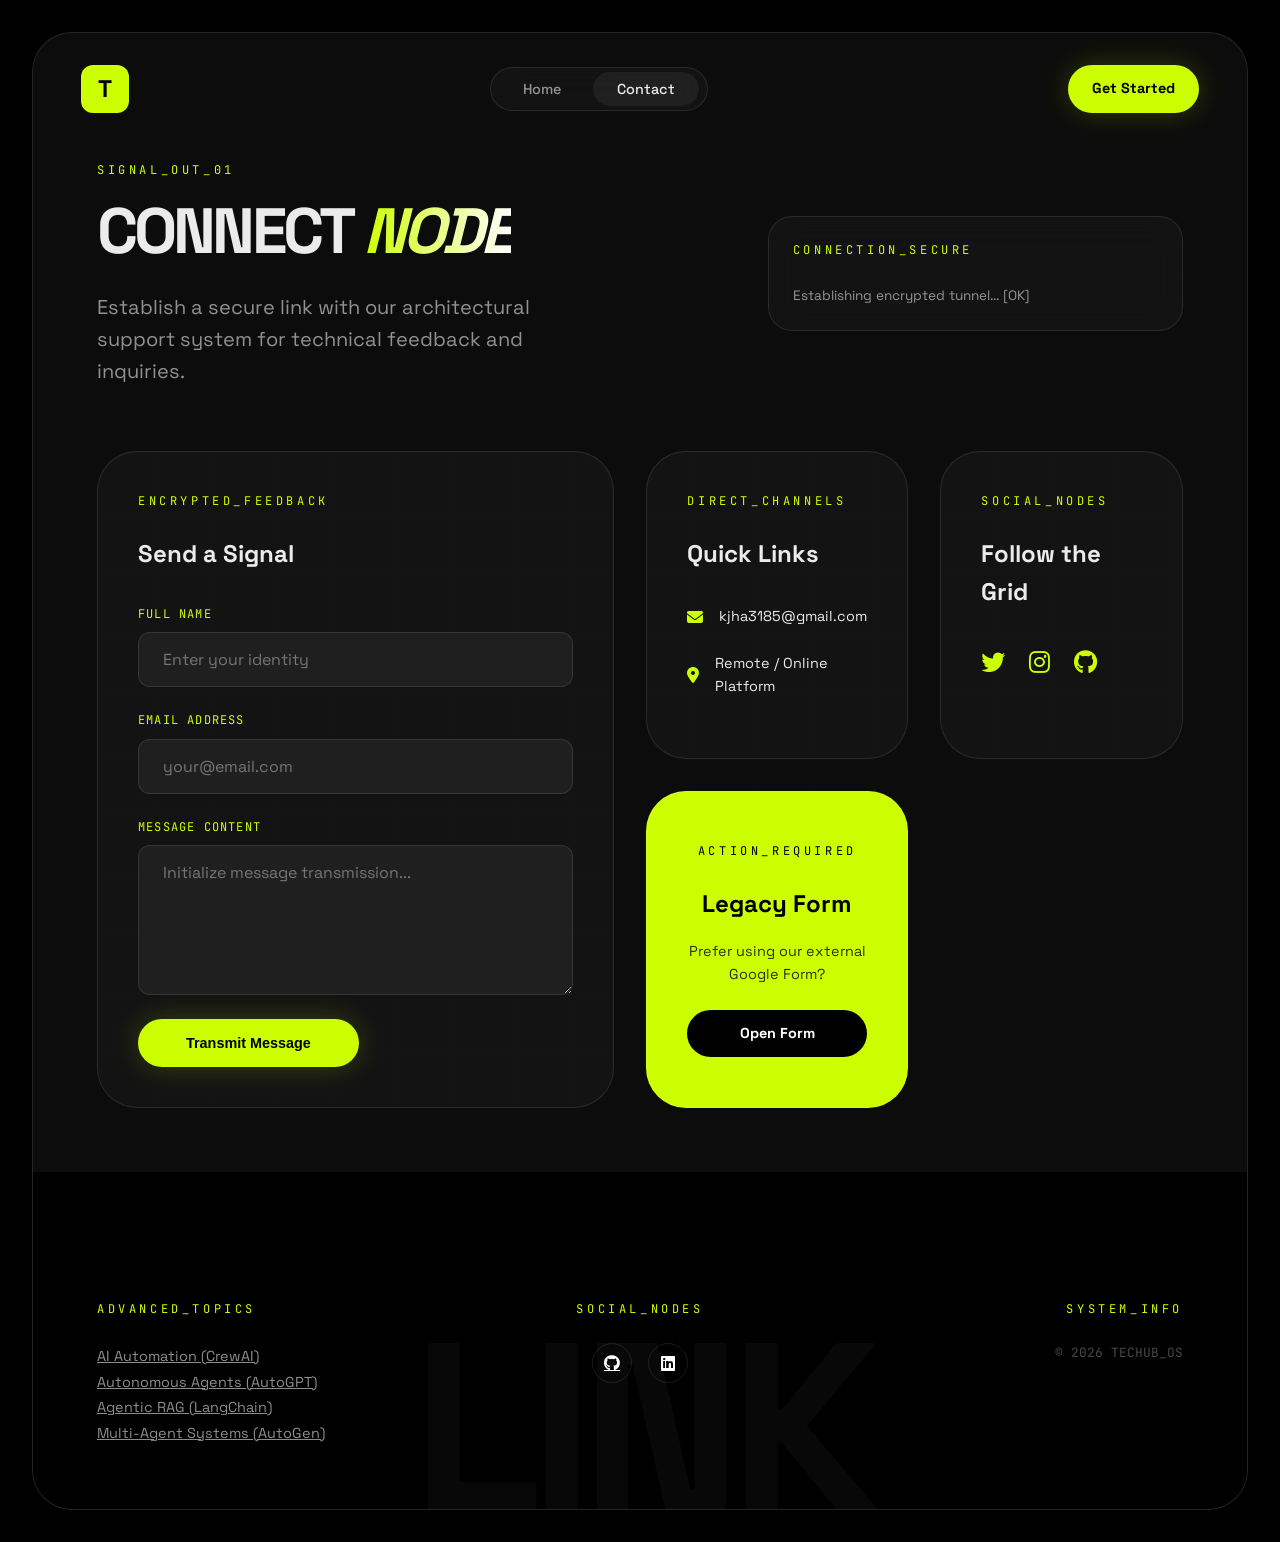
<file: html/contact.html>
<!DOCTYPE html>
<html lang="en">

<head>
    <meta charset="UTF-8">
    <meta http-equiv="X-UA-Compatible" content="IE=edge">
    <meta name="viewport" content="width=device-width, initial-scale=1.0">
    <meta name="description" content="Establish a secure link with Techub architectural support.">

    <!-- CSS -->
    <link rel="stylesheet" href="../css/style.css" type="text/css">

    <!-- Font Awesome CDN -->
    <link rel="stylesheet" href="https://cdnjs.cloudflare.com/ajax/libs/font-awesome/6.4.2/css/all.min.css">

    <!-- Favicon -->
    <link rel="icon" href="../images/codesss.png" type="image/png">

    <title>Techub | Connect Node</title>
</head>

<body>
    <div class="site-shell">
        <!-- Navigation bar -->
        <header>
            <nav class="navbar">
                <a href="../index.html" class="logo-box">T</a>
                <ul class="nav-pill">
                    <li><a href="../index.html">Home</a></li>
                    <li><a href="./contact.html" class="active">Contact</a></li>
                </ul>
                <div class="nav-status">
                    <a href="./contact.html" class="cta-neon">Get Started</a>
                </div>
            </nav>
        </header>

        <main>
            <!-- Hero Section -->
            <section class="hero" style="min-height: 40vh; padding: 8rem 4rem 2rem;">
                <div class="hero-left">
                    <div class="ai-label">SIGNAL_OUT_01</div>
                    <h1 class="hero-title" style="font-size: 4rem;">CONNECT <span>NODE</span></h1>
                    <p class="hero-subtitle" style="margin-bottom: 0;">Establish a secure link with our architectural support system for technical feedback and inquiries.</p>
                </div>
                <div class="hero-right">
                    <div class="glass-card" style="padding: 1.5rem;">
                        <div class="ai-label">CONNECTION_SECURE</div>
                        <p style="color: var(--secondary-white); font-size: 0.85rem;">Establishing encrypted tunnel... [OK]</p>
                    </div>
                </div>
            </section>

            <!-- Contact & Feedback (Bento Grid) -->
            <section class="bento-section" style="padding-top: 2rem;">
                <!-- Contact Form Card -->
                <div class="bento-card bento-2x2">
                    <div class="ai-label">ENCRYPTED_FEEDBACK</div>
                    <h2 style="margin-bottom: 2rem;">Send a Signal</h2>
                    <form class="contact-form">
                        <div class="form-group">
                            <label>Full Name</label>
                            <input type="text" class="form-input" placeholder="Enter your identity">
                        </div>
                        <div class="form-group">
                            <label>Email Address</label>
                            <input type="email" class="form-input" placeholder="your@email.com">
                        </div>
                        <div class="form-group">
                            <label>Message Content</label>
                            <textarea class="form-input" placeholder="Initialize message transmission..."></textarea>
                        </div>
                        <button type="submit" class="cta-neon" style="border: none; cursor: pointer; align-self: flex-start; padding: 1rem 3rem;">Transmit Message</button>
                    </form>
                </div>

                <!-- Info Card -->
                <div class="bento-card">
                    <div class="ai-label">DIRECT_CHANNELS</div>
                    <h2>Quick Links</h2>
                    <div style="margin-top: 2rem; display: flex; flex-direction: column; gap: 1.5rem;">
                        <div style="display: flex; gap: 1rem; align-items: center;">
                            <i class="fas fa-envelope" style="color: var(--neon-lime);"></i>
                            <a href="mailto:kjha3185@gmail.com" style="color: var(--primary-white); text-decoration: none; font-size: 0.9rem;">kjha3185@gmail.com</a>
                        </div>
                        <div style="display: flex; gap: 1rem; align-items: center;">
                            <i class="fas fa-map-marker-alt" style="color: var(--neon-lime);"></i>
                            <span style="color: var(--primary-white); font-size: 0.9rem;">Remote / Online Platform</span>
                        </div>
                    </div>
                </div>

                <!-- Social Card -->
                <div class="bento-card">
                    <div class="ai-label">SOCIAL_NODES</div>
                    <h2>Follow the Grid</h2>
                    <div style="display: flex; gap: 1.5rem; margin-top: 2rem;">
                        <a href="https://twitter.com/keshav_legend" target="_blank" style="color: var(--neon-lime); font-size: 1.5rem;"><i class="fab fa-twitter"></i></a>
                        <a href="https://www.instagram.com/keshav._.legend/?hl=en" target="_blank" style="color: var(--neon-lime); font-size: 1.5rem;"><i class="fab fa-instagram"></i></a>
                        <a href="https://github.com/keshu23" target="_blank" style="color: var(--neon-lime); font-size: 1.5rem;"><i class="fab fa-github"></i></a>
                    </div>
                </div>

                <!-- External Form Link Card -->
                <div class="bento-card bento-accent" style="display: flex; flex-direction: column; justify-content: center; text-align: center;">
                    <div class="ai-label" style="color: #000;">ACTION_REQUIRED</div>
                    <h2 style="color: #000; font-size: 1.5rem;">Legacy Form</h2>
                    <p style="color: #000; opacity: 0.8; font-size: 0.9rem; margin-bottom: 1.5rem;">Prefer using our external Google Form?</p>
                    <a href="https://docs.google.com/forms/d/e/1FAIpQLSeTXyCDkkNqOz-T021M-2oEPSDK_4jRGpkeQ72sA3XXz2jUxw/viewform" target="_blank" class="cta-neon" style="background: #000; color: #fff; box-shadow: none;">Open Form</a>
                </div>
            </section>
        </main>

        <!-- Footer -->
        <footer>
            <div class="footer-watermark">LINK</div>
            <div class="footer-content">
                <div>
                    <div class="ai-label">ADVANCED_TOPICS</div>
                    <ul style="list-style: none; padding: 0;">
                        <li><a href="https://www.crewai.com/" target="_blank" style="color: var(--secondary-white); font-size: 0.9rem;">AI Automation (CrewAI)</a></li>
                        <li><a href="https://github.com/Significant-Gravitas/Auto-GPT" target="_blank" style="color: var(--secondary-white); font-size: 0.9rem;">Autonomous Agents (AutoGPT)</a></li>
                        <li><a href="https://www.langchain.com/" target="_blank" style="color: var(--secondary-white); font-size: 0.9rem;">Agentic RAG (LangChain)</a></li>
                        <li><a href="https://microsoft.github.io/autogen/" target="_blank" style="color: var(--secondary-white); font-size: 0.9rem;">Multi-Agent Systems (AutoGen)</a></li>
                    </ul>
                </div>
                <div style="text-align: center;">
                    <div class="ai-label">SOCIAL_NODES</div>
                    <div style="display: flex; gap: 1rem; justify-content: center; margin-top: 1rem;">
                        <a href="https://github.com/keshu23" target="_blank" style="width: 40px; height: 40px; border: 1px solid var(--glass-border); border-radius: 50%; display: flex; align-items: center; justify-content: center; color: #fff;"><i class="fab fa-github"></i></a>
                        <a href="https://www.linkedin.com/in/keshu23/" target="_blank" style="width: 40px; height: 40px; border: 1px solid var(--glass-border); border-radius: 50%; display: flex; align-items: center; justify-content: center; color: #fff;"><i class="fab fa-linkedin"></i></a>
                    </div>
                </div>
                <div style="text-align: right;">
                    <div class="ai-label">SYSTEM_INFO</div>
                    <p style="font-family: 'JetBrains Mono'; font-size: 0.8rem; color: var(--muted-white);">© 2026 TECHUB_OS</p>
                </div>
            </div>
        </footer>
    </div>

        <!-- Success Overlay -->
        <div class="success-overlay" id="successOverlay">
            <div class="success-card">
                <div class="checkmark-circle">
                    <i class="fas fa-check checkmark"></i>
                </div>
                <h2 style="font-size: 2rem; margin-bottom: 1rem;">Signal Transmitted</h2>
                <p style="color: var(--secondary-white); margin-bottom: 2.5rem;">Your architectural feedback has been securely routed to our support node. We will respond shortly.</p>
                <button class="cta-neon" onclick="closeSuccessOverlay()" style="border: none; cursor: pointer; padding: 0.75rem 2.5rem;">Return to Grid</button>
            </div>
        </div>

    <!-- JavaScript -->
    <script src="../JS/script.js" type="text/javascript"></script>
</body>

</html>
</file>
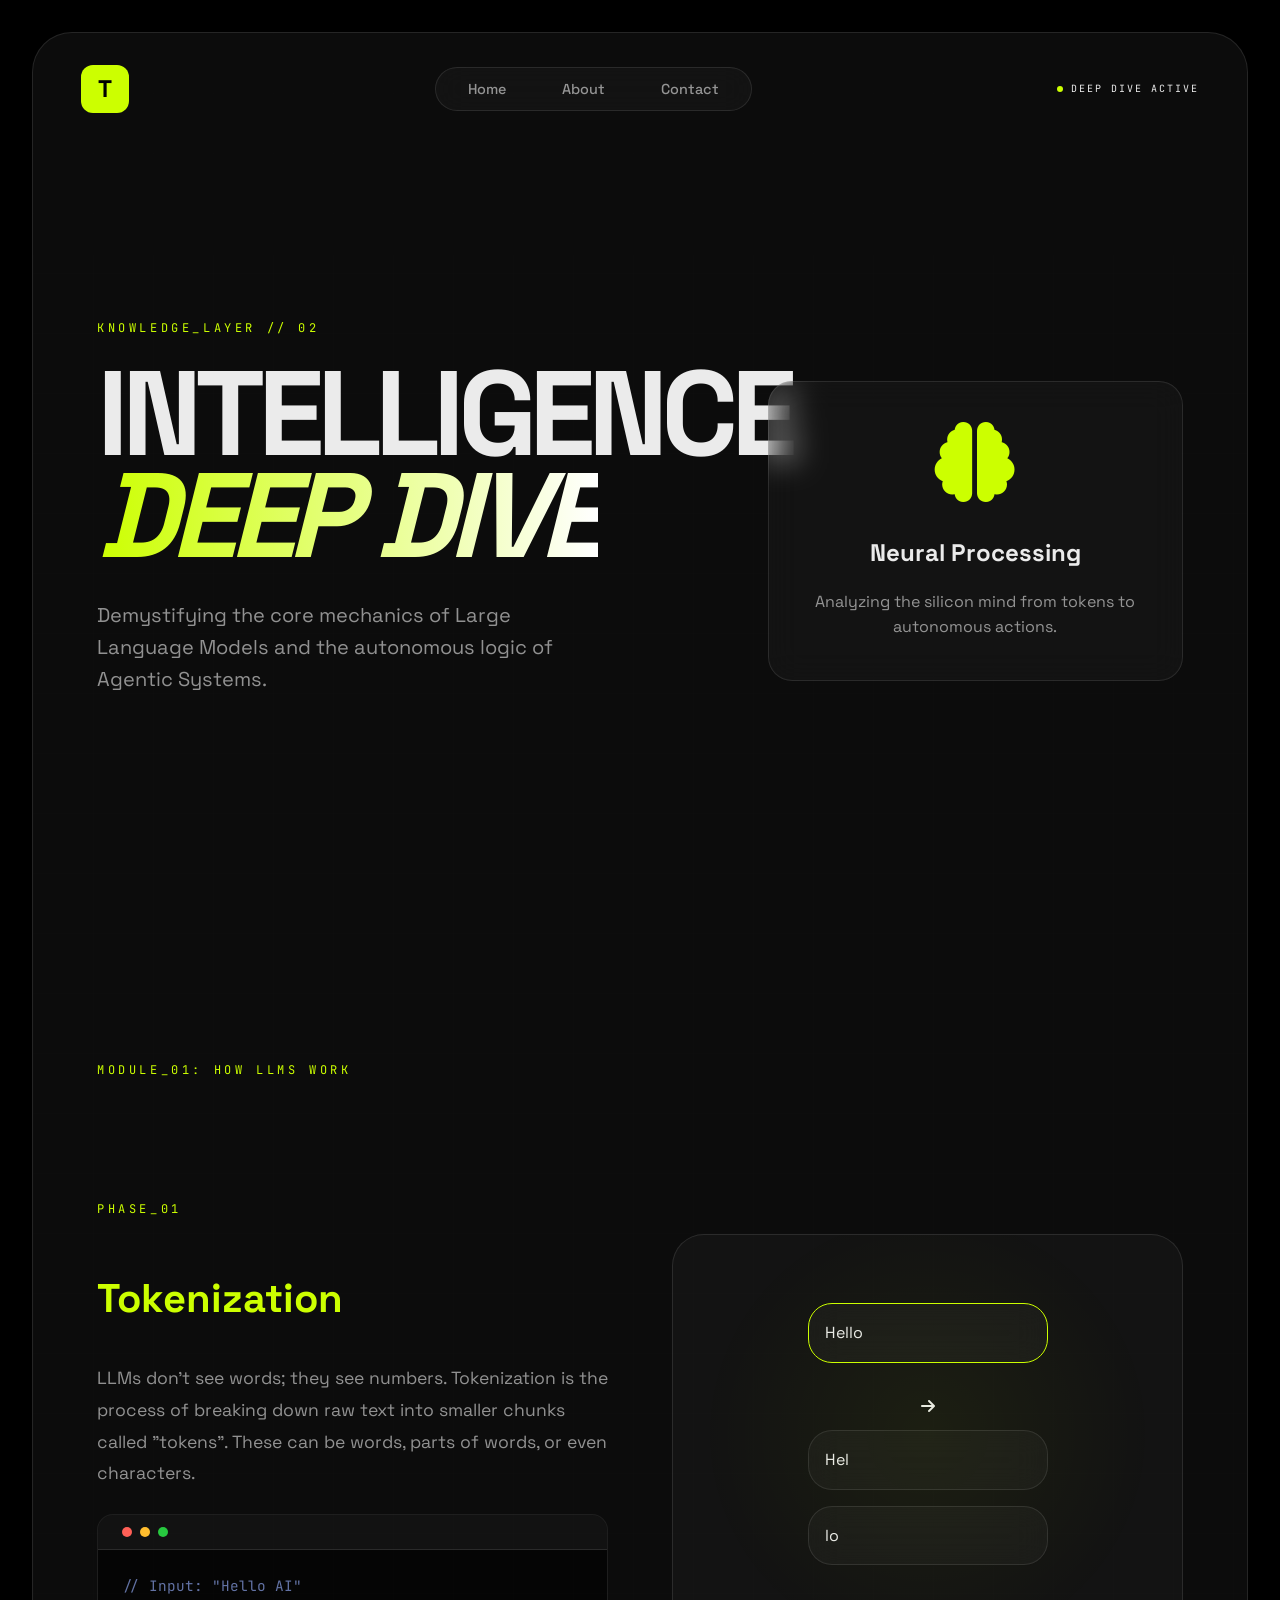
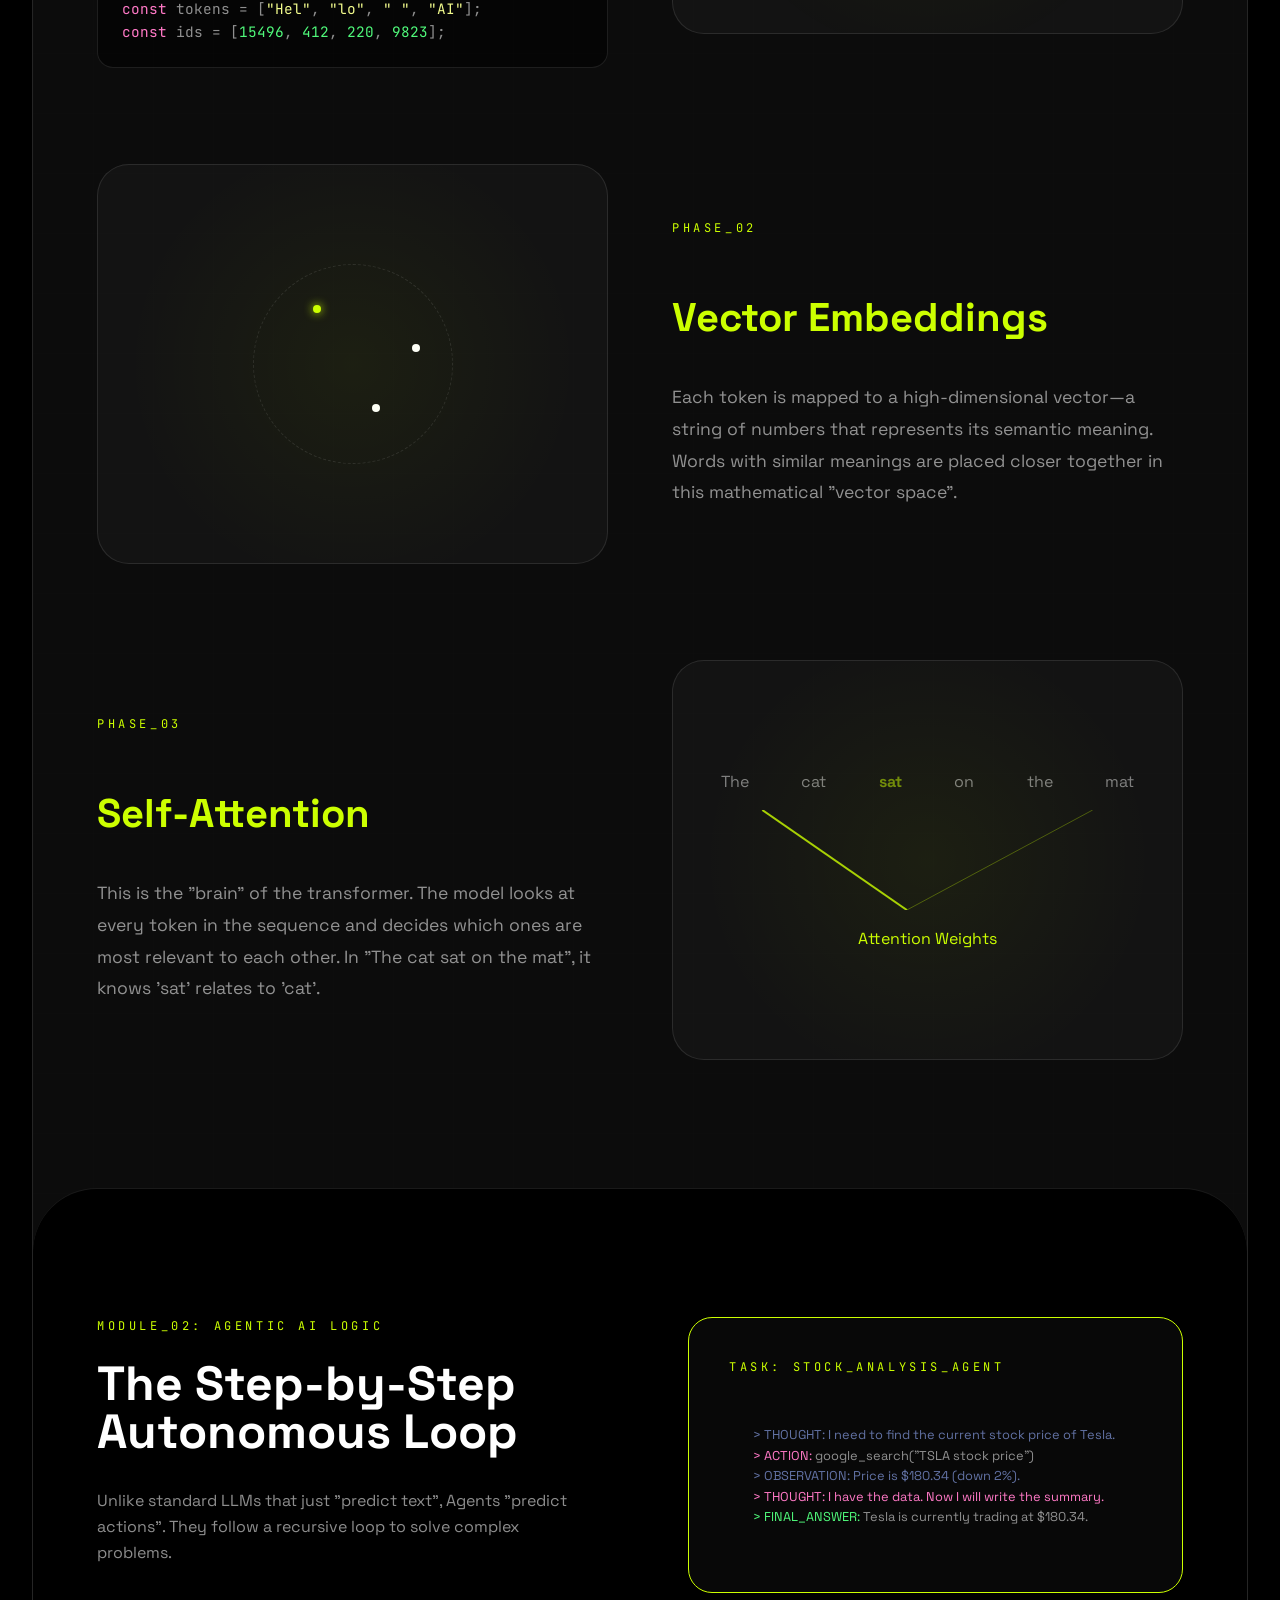
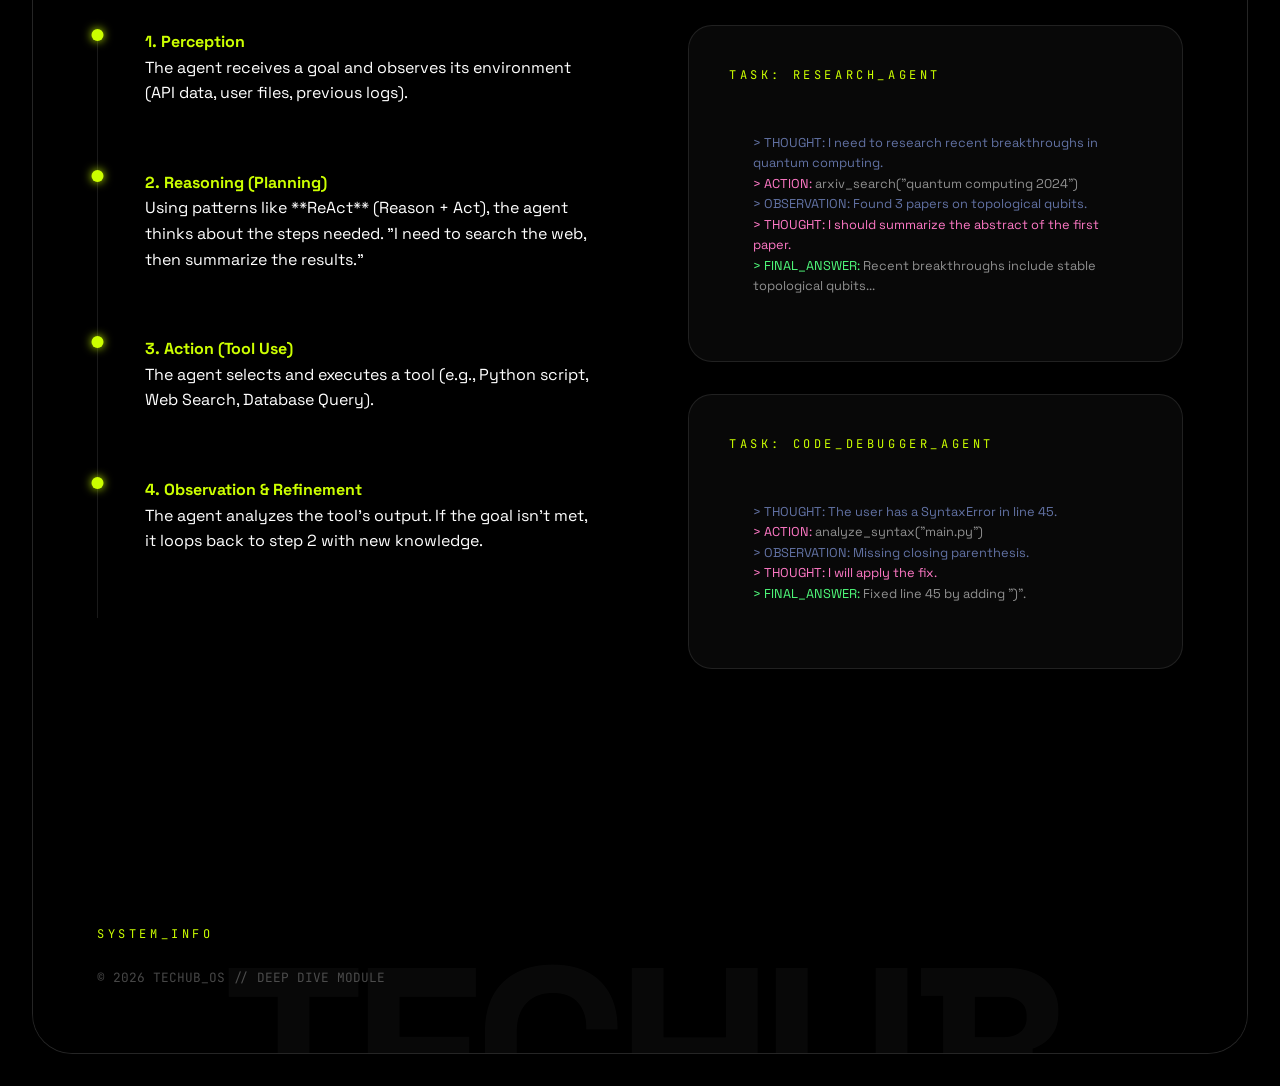
<file: html/deep-dive.html>
<!DOCTYPE html>
<html lang="en">

<head>
    <meta charset="UTF-8">
    <meta http-equiv="X-UA-Compatible" content="IE=edge">
    <meta name="viewport" content="width=device-width, initial-scale=1.0">
    <meta name="description" content="Deep dive into LLMs and Agentic AI architectures.">

    <!-- CSS -->
    <link rel="stylesheet" href="../css/style.css" type="text/css">

    <!-- Font Awesome CDN -->
    <link rel="stylesheet" href="https://cdnjs.cloudflare.com/ajax/libs/font-awesome/6.4.2/css/all.min.css">

    <!-- Favicon -->
    <link rel="icon" href="../images/codesss.png" type="image/png">

    <title>Deep Dive | LLM & Agentic AI</title>
</head>

<body>
    <div class="site-shell">
        <!-- Navigation bar -->
        <header>
            <nav class="navbar">
                <a href="../index.html" class="logo-box">T</a>
                <ul class="nav-pill">
                    <li><a href="../index.html">Home</a></li>
                    <li><a href="./about.html">About</a></li>
                    <li><a href="./contact.html">Contact</a></li>
                </ul>
                <div class="nav-status">
                    <div class="status-tag">
                        <span class="status-dot"></span>
                        Deep Dive Active
                    </div>
                </div>
            </nav>
        </header>

        <!-- Main content -->
        <main>
            <!-- Hero Section -->
            <section class="hero">
                <div class="hero-left">
                    <div class="ai-label">KNOWLEDGE_LAYER // 02</div>
                    <h1 class="hero-title">INTELLIGENCE<br><span>DEEP DIVE</span></h1>
                    <p class="hero-subtitle">Demystifying the core mechanics of Large Language Models and the autonomous logic of Agentic Systems.</p>
                </div>
                <div class="hero-right">
                    <div class="glass-card" style="text-align: center;">
                        <i class="fas fa-brain" style="font-size: 5rem; color: var(--neon-lime); margin-bottom: 2rem;"></i>
                        <h2 style="margin-bottom: 1rem;">Neural Processing</h2>
                        <p style="color: var(--secondary-white);">Analyzing the silicon mind from tokens to autonomous actions.</p>
                    </div>
                </div>
            </section>

            <!-- LLM Section -->
            <section class="deep-dive-grid" id="llm">
                <div class="ai-label">MODULE_01: HOW LLMS WORK</div>
                
                <!-- Step 1 -->
                <div class="process-step">
                    <div class="process-content">
                        <div class="ai-label">PHASE_01</div>
                        <h3>Tokenization</h3>
                        <p>LLMs don't see words; they see numbers. Tokenization is the process of breaking down raw text into smaller chunks called "tokens". These can be words, parts of words, or even characters.</p>
                        <div class="code-window">
                            <div class="code-header">
                                <div class="dot dot-red"></div>
                                <div class="dot dot-yellow"></div>
                                <div class="dot dot-green"></div>
                            </div>
                            <div class="code-content">
                                <span class="comment">// Input: "Hello AI"</span><br>
                                <span class="keyword">const</span> tokens = [<span class="string">"Hel"</span>, <span class="string">"lo"</span>, <span class="string">" "</span>, <span class="string">"AI"</span>];<br>
                                <span class="keyword">const</span> ids = [<span class="function">15496</span>, <span class="function">412</span>, <span class="function">220</span>, <span class="function">9823</span>];
                            </div>
                        </div>
                    </div>
                    <div class="process-visual">
                        <div style="display: flex; gap: 1rem; flex-wrap: wrap; justify-content: center;">
                            <div class="glass-card" style="padding: 1rem; animation: none; border-color: var(--neon-lime);">Hello</div>
                            <i class="fas fa-arrow-right" style="margin-top: 1.2rem;"></i>
                            <div class="glass-card" style="padding: 1rem; animation: none;">Hel</div>
                            <div class="glass-card" style="padding: 1rem; animation: none;">lo</div>
                        </div>
                    </div>
                </div>

                <!-- Step 2 -->
                <div class="process-step">
                    <div class="process-visual">
                        <div style="position: relative; width: 200px; height: 200px; border: 1px dashed var(--glass-border); border-radius: 50%;">
                            <div style="position: absolute; top: 20%; left: 30%; width: 8px; height: 8px; background: var(--neon-lime); border-radius: 50%; box-shadow: 0 0 10px var(--neon-lime);"></div>
                            <div style="position: absolute; top: 70%; left: 60%; width: 8px; height: 8px; background: #fff; border-radius: 50%;"></div>
                            <div style="position: absolute; top: 40%; left: 80%; width: 8px; height: 8px; background: #fff; border-radius: 50%;"></div>
                        </div>
                    </div>
                    <div class="process-content">
                        <div class="ai-label">PHASE_02</div>
                        <h3>Vector Embeddings</h3>
                        <p>Each token is mapped to a high-dimensional vector—a string of numbers that represents its semantic meaning. Words with similar meanings are placed closer together in this mathematical "vector space".</p>
                    </div>
                </div>

                <!-- Step 3 -->
                <div class="process-step">
                    <div class="process-content">
                        <div class="ai-label">PHASE_03</div>
                        <h3>Self-Attention</h3>
                        <p>This is the "brain" of the transformer. The model looks at every token in the sequence and decides which ones are most relevant to each other. In "The cat sat on the mat", it knows 'sat' relates to 'cat'.</p>
                    </div>
                    <div class="process-visual">
                        <div style="display: flex; flex-direction: column; gap: 1rem; width: 100%;">
                            <div style="display: flex; justify-content: space-between; opacity: 0.5;">
                                <span>The</span><span>cat</span><span style="color: var(--neon-lime); font-weight: bold;">sat</span><span>on</span><span>the</span><span>mat</span>
                            </div>
                            <div style="height: 100px; position: relative;">
                                <svg width="100%" height="100%">
                                    <line x1="10%" y1="0" x2="45%" y2="100%" stroke="var(--neon-lime)" stroke-width="2" opacity="0.8" />
                                    <line x1="90%" y1="0" x2="45%" y2="100%" stroke="var(--neon-lime)" stroke-width="1" opacity="0.3" />
                                </svg>
                            </div>
                            <div style="text-align: center; color: var(--neon-lime);">Attention Weights</div>
                        </div>
                    </div>
                </div>
            </section>

            <!-- Agentic AI Section -->
            <section class="methodology" style="background: #000; color: #fff; border-top: 1px solid var(--glass-border);">
                <div class="methodology-left">
                    <div class="ai-label">MODULE_02: AGENTIC AI LOGIC</div>
                    <h2>The Step-by-Step Autonomous Loop</h2>
                    <p style="color: var(--secondary-white);">Unlike standard LLMs that just "predict text", Agents "predict actions". They follow a recursive loop to solve complex problems.</p>
                    
                    <div class="timeline" style="margin-top: 4rem;">
                        <div class="timeline-item">
                            <h4 style="color: var(--neon-lime);">1. Perception</h4>
                            <p>The agent receives a goal and observes its environment (API data, user files, previous logs).</p>
                        </div>
                        <div class="timeline-item">
                            <h4 style="color: var(--neon-lime);">2. Reasoning (Planning)</h4>
                            <p>Using patterns like **ReAct** (Reason + Act), the agent thinks about the steps needed. "I need to search the web, then summarize the results."</p>
                        </div>
                        <div class="timeline-item">
                            <h4 style="color: var(--neon-lime);">3. Action (Tool Use)</h4>
                            <p>The agent selects and executes a tool (e.g., Python script, Web Search, Database Query).</p>
                        </div>
                        <div class="timeline-item">
                            <h4 style="color: var(--neon-lime);">4. Observation & Refinement</h4>
                            <p>The agent analyzes the tool's output. If the goal isn't met, it loops back to step 2 with new knowledge.</p>
                        </div>
                    </div>
                </div>
                <div class="methodology-right">
                    <div class="glass-card" style="border-color: var(--neon-lime);">
                        <div class="ai-label">TASK: STOCK_ANALYSIS_AGENT</div>
                        <div class="code-content" style="font-size: 0.8rem;">
                            <span class="comment">> THOUGHT: I need to find the current stock price of Tesla.</span><br>
                            <span class="keyword">> ACTION:</span> google_search("TSLA stock price")<br>
                            <span class="comment">> OBSERVATION: Price is $180.34 (down 2%).</span><br>
                            <span class="keyword">> THOUGHT: I have the data. Now I will write the summary.</span><br>
                            <span class="function">> FINAL_ANSWER:</span> Tesla is currently trading at $180.34.
                        </div>
                    </div>

                    <div class="glass-card" style="margin-top: 2rem;">
                        <div class="ai-label">TASK: RESEARCH_AGENT</div>
                        <div class="code-content" style="font-size: 0.8rem;">
                            <span class="comment">> THOUGHT: I need to research recent breakthroughs in quantum computing.</span><br>
                            <span class="keyword">> ACTION:</span> arxiv_search("quantum computing 2024")<br>
                            <span class="comment">> OBSERVATION: Found 3 papers on topological qubits.</span><br>
                            <span class="keyword">> THOUGHT: I should summarize the abstract of the first paper.</span><br>
                            <span class="function">> FINAL_ANSWER:</span> Recent breakthroughs include stable topological qubits...
                        </div>
                    </div>

                    <div class="glass-card" style="margin-top: 2rem;">
                        <div class="ai-label">TASK: CODE_DEBUGGER_AGENT</div>
                        <div class="code-content" style="font-size: 0.8rem;">
                            <span class="comment">> THOUGHT: The user has a SyntaxError in line 45.</span><br>
                            <span class="keyword">> ACTION:</span> analyze_syntax("main.py")<br>
                            <span class="comment">> OBSERVATION: Missing closing parenthesis.</span><br>
                            <span class="keyword">> THOUGHT: I will apply the fix.</span><br>
                            <span class="function">> FINAL_ANSWER:</span> Fixed line 45 by adding ")".
                        </div>
                    </div>
                </div>
            </section>


        </main>

        <!-- Footer -->
        <footer>
            <div class="footer-watermark">TECHUB</div>
            <div class="footer-content">
                <div style="text-align: left;">
                    <div class="ai-label">SYSTEM_INFO</div>
                    <p style="font-family: 'JetBrains Mono'; font-size: 0.8rem; color: var(--muted-white);">© 2026 TECHUB_OS // DEEP DIVE MODULE</p>
                </div>
            </div>
        </footer>
    </div>
</body>

</html>
</file>
<file: css/style.css>
@import url('https://fonts.googleapis.com/css2?family=Space+Grotesk:wght@300..700&family=JetBrains+Mono:wght@400;700&display=swap');

:root {
    --obsidian-base: #0a0a0a;
    --obsidian-surface: #0c0c0c;
    --neon-lime: #ccff00;
    --emerald-glow: #10b981;
    --primary-white: #ebebeb;
    --secondary-white: rgba(235, 235, 235, 0.6);
    --muted-white: rgba(235, 235, 235, 0.3);
    --glass-bg: rgba(255, 255, 255, 0.03);
    --glass-border: rgba(255, 255, 255, 0.1);
    --shadow-neon: 0 0 30px rgba(204, 255, 0, 0.2);
    --transition-base: all 0.4s cubic-bezier(0.4, 0, 0.2, 1);
}

* {
    margin: 0;
    padding: 0;
    box-sizing: border-box;
    scroll-behavior: smooth;
}

body {
    background-color: #000000;
    color: var(--primary-white);
    font-family: 'Space Grotesk', sans-serif;
    line-height: 1.6;
    overflow-x: hidden;
    padding: 2rem;
}

/* Floating Shell Architecture */
.site-shell {
    max-width: 1600px;
    margin: 0 auto;
    background-color: var(--obsidian-surface);
    border-radius: 2.5rem;
    position: relative;
    overflow: hidden;
    border: 1px solid var(--glass-border);
    box-shadow: 0 25px 50px -12px rgba(0, 0, 0, 0.5);
}

/* Background Grid & Noise */
.site-shell::before {
    content: '';
    position: absolute;
    inset: 0;
    background-image: 
        linear-gradient(var(--glass-border) 1px, transparent 1px),
        linear-gradient(90deg, var(--glass-border) 1px, transparent 1px);
    background-size: 60px 60px;
    opacity: 0.05;
    pointer-events: none;
    z-index: 0;
}

/* Navigation */
header {
    position: absolute;
    top: 2rem;
    left: 0;
    right: 0;
    z-index: 100;
    background: transparent;
}

.navbar {
    padding: 0 3rem;
    display: flex;
    justify-content: space-between;
    align-items: center;
}

.logo-box {
    background-color: var(--neon-lime);
    color: #000;
    width: 48px;
    height: 48px;
    display: flex;
    align-items: center;
    justify-content: center;
    font-weight: 800;
    font-size: 1.5rem;
    border-radius: 0.75rem;
    text-decoration: none;
}

.nav-pill {
    background: var(--glass-bg);
    backdrop-filter: blur(16px);
    border: 1px solid var(--glass-border);
    padding: 0.5rem;
    border-radius: 9999px;
    display: flex;
    gap: 0.5rem;
    list-style: none;
}

.nav-pill a {
    color: var(--secondary-white);
    text-decoration: none;
    padding: 0.5rem 1.5rem;
    border-radius: 9999px;
    font-weight: 500;
    transition: var(--transition-base);
    font-size: 0.9rem;
}

.nav-pill a:hover, .nav-pill a.active {
    color: var(--primary-white);
    background: rgba(255, 255, 255, 0.05);
}

.nav-status {
    display: flex;
    align-items: center;
    gap: 1.5rem;
}

.status-tag {
    font-family: 'JetBrains Mono', monospace;
    font-size: 10px;
    text-transform: uppercase;
    letter-spacing: 0.2em;
    display: flex;
    align-items: center;
    gap: 0.5rem;
}

.status-dot {
    width: 6px;
    height: 6px;
    background-color: var(--neon-lime);
    border-radius: 50%;
    animation: pulse 2s infinite;
}

@keyframes pulse {
    0% { transform: scale(1); opacity: 1; box-shadow: 0 0 0 0 rgba(204, 255, 0, 0.7); }
    70% { transform: scale(1.1); opacity: 0.7; box-shadow: 0 0 0 10px rgba(204, 255, 0, 0); }
    100% { transform: scale(1); opacity: 1; box-shadow: 0 0 0 0 rgba(204, 255, 0, 0); }
}

.cta-neon {
    background-color: var(--neon-lime);
    color: #000;
    padding: 0.75rem 1.5rem;
    border-radius: 9999px;
    font-weight: 700;
    text-decoration: none;
    transition: var(--transition-base);
    box-shadow: var(--shadow-neon);
    font-size: 0.9rem;
}

.cta-neon:hover {
    transform: scale(1.05);
    filter: brightness(1.1);
}

/* Hero Section */
.hero {
    min-height: 100vh;
    display: grid;
    grid-template-columns: repeat(12, 1fr);
    padding: 10rem 4rem 4rem;
    gap: 4rem;
    position: relative;
    z-index: 1;
}

.hero-left {
    grid-column: span 7;
    display: flex;
    flex-direction: column;
    justify-content: center;
}

.ai-label {
    font-family: 'JetBrains Mono', monospace;
    color: var(--neon-lime);
    font-size: 0.75rem;
    margin-bottom: 1.5rem;
    letter-spacing: 0.3em;
}

.hero-title {
    font-size: 7.5rem;
    line-height: 0.85;
    font-weight: 700;
    letter-spacing: -0.06em;
    margin-bottom: 2rem;
}

.hero-title span {
    font-style: italic;
    background: linear-gradient(to right, var(--neon-lime), #fff);
    -webkit-background-clip: text;
    -webkit-text-fill-color: transparent;
}

.hero-subtitle {
    font-size: 1.25rem;
    color: var(--secondary-white);
    max-width: 500px;
    margin-bottom: 3rem;
}

.hero-right {
    grid-column: span 5;
    display: flex;
    align-items: center;
    justify-content: center;
    position: relative;
}

.glass-card {
    background: var(--glass-bg);
    backdrop-filter: blur(16px);
    border: 1px solid var(--glass-border);
    border-radius: 1.5rem;
    padding: 2.5rem;
    animation: float 6s infinite ease-in-out;
    width: 100%;
}

@keyframes float {
    0%, 100% { transform: translateY(0); }
    50% { transform: translateY(-20px); }
}

/* Bento Grid */
.bento-section {
    padding: 4rem;
    display: grid;
    grid-template-columns: repeat(4, 1fr);
    grid-auto-rows: minmax(200px, auto);
    gap: 2rem;
    z-index: 1;
    position: relative;
}

.bento-card {
    background: var(--glass-bg);
    border: 1px solid var(--glass-border);
    border-radius: 2.5rem;
    padding: 2.5rem;
    transition: var(--transition-base);
}

.bento-card:hover {
    border-color: rgba(204, 255, 0, 0.4);
}

.bento-2x2 { grid-column: span 2; grid-row: span 2; }
.bento-1x2 { grid-row: span 2; }
.bento-accent { background: var(--neon-lime); color: #000; }

.bento-card h2 {
    font-size: 1.5rem;
    margin-bottom: 1rem;
}

/* Methodology Section */
.methodology {
    background-color: #e5e5e5;
    color: #000;
    border-radius: 4rem 4rem 0 0;
    padding: 8rem 4rem;
    display: grid;
    grid-template-columns: 1fr 1fr;
    gap: 6rem;
    z-index: 1;
    position: relative;
}

.methodology h2 {
    font-size: 3rem;
    line-height: 1;
    margin-bottom: 2rem;
}

.methodology-list {
    list-style: none;
}

.methodology-item {
    display: flex;
    gap: 2rem;
    margin-bottom: 3rem;
    align-items: flex-start;
}

.item-num {
    font-family: 'JetBrains Mono', monospace;
    width: 48px;
    height: 48px;
    border: 1px solid #000;
    border-radius: 50%;
    display: flex;
    align-items: center;
    justify-content: center;
    flex-shrink: 0;
}

/* Footer */
footer {
    background-color: #000;
    padding: 8rem 4rem 4rem;
    position: relative;
    overflow: hidden;
}

.footer-watermark {
    position: absolute;
    top: 4rem;
    left: 0;
    right: 0;
    font-size: 15rem;
    font-weight: 900;
    color: #fff;
    opacity: 0.03;
    text-align: center;
    pointer-events: none;
    letter-spacing: -0.05em;
}

.footer-content {
    position: relative;
    z-index: 1;
    display: grid;
    grid-template-columns: repeat(3, 1fr);
    gap: 4rem;
}

.footer-cta {
    grid-column: span 3;
    text-align: center;
    margin-bottom: 6rem;
}

.massive-btn {
    background-color: var(--neon-lime);
    color: #000;
    padding: 2rem 4rem;
    font-size: 2rem;
    font-weight: 800;
    border-radius: 9999px;
    text-decoration: none;
    display: inline-block;
    transition: var(--transition-base);
}

.massive-btn:hover {
    transform: translateY(-10px);
    box-shadow: 0 20px 40px rgba(204, 255, 0, 0.3);
}

@media (max-width: 1200px) {
    .hero-title { font-size: 5rem; }
    .hero { grid-template-columns: 1fr; padding-top: 8rem; }
    .hero-left, .hero-right { grid-column: span 1; }
    .bento-section { grid-template-columns: repeat(2, 1fr); }
    .methodology { grid-template-columns: 1fr; }
}

@media (max-width: 768px) {
    body { padding: 1rem; }
    .hero-title { font-size: 3.5rem; }
    .bento-section { grid-template-columns: 1fr; }
    .navbar { padding: 0 1rem; }
    .nav-pill { display: none; }
    .footer-content { grid-template-columns: 1fr; }
}
/* Deep Dive Components */
.deep-dive-grid {
    display: grid;
    grid-template-columns: 1fr;
    gap: 6rem;
    padding: 8rem 4rem;
}

.process-step {
    display: grid;
    grid-template-columns: 1fr 1fr;
    gap: 4rem;
    align-items: center;
}

.process-content {
    display: flex;
    flex-direction: column;
    gap: 1.5rem;
}

.process-content h3 {
    font-size: 2.5rem;
    color: var(--neon-lime);
    margin-bottom: 0.5rem;
}

.process-content p {
    font-size: 1.1rem;
    color: var(--secondary-white);
    line-height: 1.8;
}

.process-visual {
    background: var(--glass-bg);
    border: 1px solid var(--glass-border);
    border-radius: 2rem;
    padding: 3rem;
    position: relative;
    overflow: hidden;
    min-height: 400px;
    display: flex;
    align-items: center;
    justify-content: center;
}

.process-visual::after {
    content: '';
    position: absolute;
    inset: 0;
    background: radial-gradient(circle at center, rgba(204, 255, 0, 0.05) 0%, transparent 70%);
}

/* Timeline */
.timeline {
    position: relative;
    padding-left: 3rem;
}

.timeline::before {
    content: '';
    position: absolute;
    left: 0;
    top: 0;
    bottom: 0;
    width: 1px;
    background: var(--glass-border);
}

.timeline-item {
    position: relative;
    padding-bottom: 4rem;
}

.timeline-item::before {
    content: '';
    position: absolute;
    left: -3rem;
    top: 0;
    width: 12px;
    height: 12px;
    background: var(--neon-lime);
    border-radius: 50%;
    transform: translateX(-5.5px);
    box-shadow: 0 0 10px var(--neon-lime);
}

/* Code Preview */
.code-window {
    background: #050505;
    border: 1px solid var(--glass-border);
    border-radius: 1rem;
    overflow: hidden;
    font-family: 'JetBrains Mono', monospace;
    font-size: 0.9rem;
}

.code-header {
    background: rgba(255, 255, 255, 0.05);
    padding: 0.75rem 1.5rem;
    display: flex;
    gap: 0.5rem;
    border-bottom: 1px solid var(--glass-border);
}

.dot {
    width: 10px;
    height: 10px;
    border-radius: 50%;
}

.dot-red { background: #ff5f56; }
.dot-yellow { background: #ffbd2e; }
.dot-green { background: #27c93f; }

.code-content {
    padding: 1.5rem;
    color: var(--secondary-white);
}

.keyword { color: #ff79c6; }
.function { color: #50fa7b; }
.string { color: #f1fa8c; }
.comment { color: #6272a4; }

/* Form Styles */
.contact-form {
    display: flex;
    flex-direction: column;
    gap: 1.5rem;
}

.form-group {
    display: flex;
    flex-direction: column;
    gap: 0.5rem;
}

.form-group label {
    font-family: 'JetBrains Mono', monospace;
    font-size: 0.75rem;
    color: var(--neon-lime);
    text-transform: uppercase;
    letter-spacing: 0.1em;
}

.form-input {
    background: rgba(255, 255, 255, 0.05);
    border: 1px solid var(--glass-border);
    border-radius: 0.75rem;
    padding: 1rem 1.5rem;
    color: var(--primary-white);
    font-family: 'Space Grotesk', sans-serif;
    font-size: 1rem;
    transition: var(--transition-base);
}

.form-input:focus {
    outline: none;
    border-color: var(--neon-lime);
    background: rgba(255, 255, 255, 0.08);
}

textarea.form-input {
    min-height: 150px;
    resize: vertical;
}

/* Success Overlay */
.success-overlay {
    position: fixed;
    inset: 0;
    background: rgba(0, 0, 0, 0.9);
    backdrop-filter: blur(20px);
    display: flex;
    align-items: center;
    justify-content: center;
    z-index: 2000;
    opacity: 0;
    visibility: hidden;
    transition: all 0.5s cubic-bezier(0.4, 0, 0.2, 1);
}

.success-overlay.active {
    opacity: 1;
    visibility: visible;
}

.success-card {
    text-align: center;
    background: var(--glass-bg);
    border: 1px solid var(--neon-lime);
    border-radius: 2rem;
    padding: 4rem;
    max-width: 500px;
    width: 90%;
    transform: scale(0.8);
    transition: all 0.5s cubic-bezier(0.34, 1.56, 0.64, 1);
}

.success-overlay.active .success-card {
    transform: scale(1);
}

.checkmark-circle {
    width: 100px;
    height: 100px;
    border: 4px solid var(--neon-lime);
    border-radius: 50%;
    display: flex;
    align-items: center;
    justify-content: center;
    margin: 0 auto 2rem;
    position: relative;
    box-shadow: 0 0 30px rgba(204, 255, 0, 0.2);
}

.checkmark {
    font-size: 3rem;
    color: var(--neon-lime);
    animation: check-pop 0.6s cubic-bezier(0.34, 1.56, 0.64, 1) forwards;
}

@keyframes check-pop {
    0% { transform: scale(0); opacity: 0; }
    100% { transform: scale(1); opacity: 1; }
}

@media (max-width: 1024px) {
    .process-step { grid-template-columns: 1fr; }
    .process-visual { min-height: 300px; }
}
</file>
